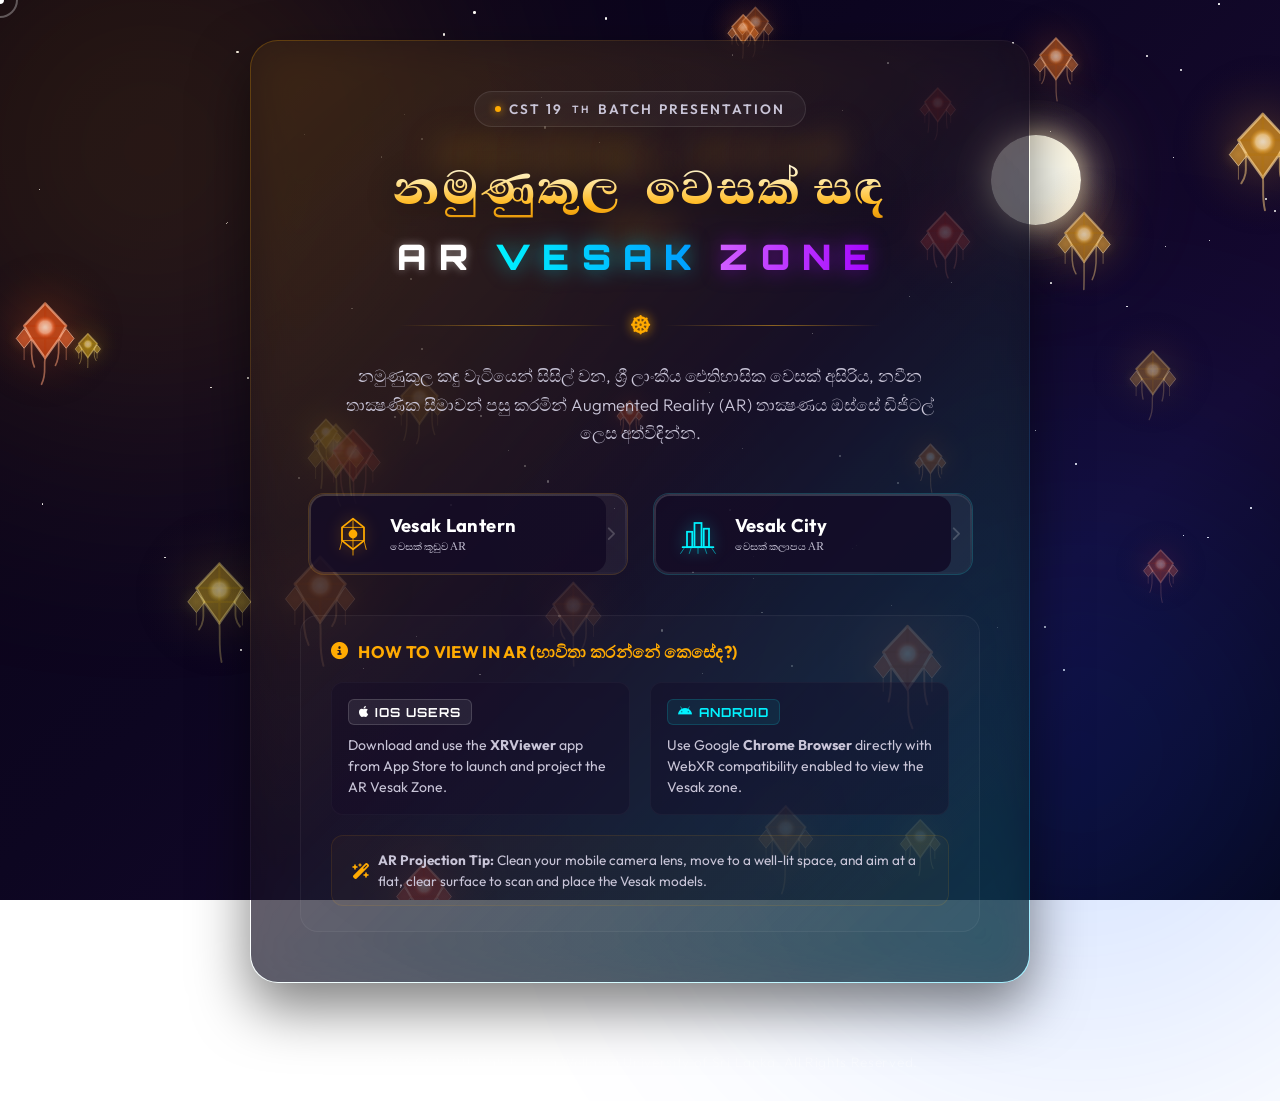
<file: index.html>
<!DOCTYPE html>
<html lang="si">

<head>
    <meta charset="UTF-8">
    <meta name="viewport" content="width=device-width, initial-scale=1.0">
    <title>Namunukula Vesak Sada | AR Vesak Zone - CST 19th Batch</title>

    <!-- SEO Meta Tags -->
    <meta name="description"
        content="Welcome to the AR Vesak Zone presented by CST 19th Batch. Experience the majestic beauty of Namunukula Vesak Sada with interactive augmented reality Vesak lanterns and digital city experiences.">
    <meta name="keywords"
        content="Vesak, AR Vesak Zone, Namunukula Vesak Sada, CST 19th Batch, Sri Lanka, Vesak Lantern, Vesak City, 3D Vesak">
    <meta name="author" content="CST 19th Batch">

    <!-- Open Graph / Facebook -->
    <meta property="og:type" content="website">
    <meta property="og:title" content="නමුණුකුල, වෙසක් සඳ | AR Vesak Zone">
    <meta property="og:description"
        content="Experience the majestic beauty of Namunukula Vesak Sada with interactive augmented reality Vesak lanterns and digital city experiences.">

    <!-- Google Fonts for premium typography -->
    <link rel="preconnect" href="https://fonts.googleapis.com">
    <link rel="preconnect" href="https://fonts.gstatic.com" crossorigin>
    <link
        href="https://fonts.googleapis.com/css2?family=Abhaya+Libre:wght@500;700;800&family=Outfit:wght@300;400;600;700&family=Orbitron:wght@500;700;900&family=Yatra+One&display=swap"
        rel="stylesheet">

    <!-- FontAwesome for icons -->
    <link rel="stylesheet" href="https://cdnjs.cloudflare.com/ajax/libs/font-awesome/6.4.0/css/all.min.css">

    <!-- Custom Stylesheet -->
    <link rel="stylesheet" href="style.css">
</head>

<body>



    <!-- Starfield and Interactive Canvas Background -->
    <div class="celestial-background">
        <div id="stars-container"></div>
        <div class="moon-glow-container">
            <div class="full-moon"></div>
            <div class="moon-beams"></div>
        </div>
        <canvas id="lanterns-canvas"></canvas>
    </div>

    <!-- Main Content Container -->
    <main class="hero-container">
        <div class="glass-card-wrapper">
            <div class="glass-card">

                <!-- Batch Tag / Sub-header -->
                <div class="tech-badge-container">
                    <span class="tech-badge">
                        <span class="badge-dot"></span>
                        CST 19<span class="superscript">th</span> Batch Presentation
                    </span>
                </div>

                <!-- Main Title: Beautiful Sinhala Font -->
                <h1 class="sinhala-title">
                    <span class="gold-gradient-text">නමුණුකුල</span>
                    <span class="sinhala-separator"></span>
                    <span class="gold-gradient-text">වෙසක් සඳ</span>
                </h1>

                <!-- Sub-title: AR Vesak Zone -->
                <div class="ar-title-wrapper">
                    <h2 class="ar-title">
                        <span class="text-white">AR</span>
                        <span class="neon-cyan-text">VESAK</span>
                        <span class="text-glow-purple">ZONE</span>
                    </h2>
                </div>

                <!-- Ornamental Divider -->
                <div class="ornamental-divider">
                    <div class="divider-line"></div>
                    <div class="divider-center">
                        <i class="fa-solid fa-dharmachakra"></i>
                    </div>
                    <div class="divider-line"></div>
                </div>

                <!-- Description / Welcome Note -->
                <p class="hero-description">
                    නමුණුකුල කඳු වැටියෙන් සිසිල් වන, ශ්‍රී ලාංකීය ඓතිහාසික වෙසක් අසිරිය, නවීන තාක්‍ෂණික සීමාවන් පසු
                    කරමින් Augmented Reality (AR) තාක්‍ෂණය ඔස්සේ ඩිජිටල් ලෙස අත්විඳින්න.
                </p>

                <!-- Navigation Action Buttons -->
                <div class="actions-container">

                    <!-- Vesak Lantern Button -->
                    <a href="https://sesandu-raj.github.io/vesak-ar/" target="_blank" rel="noopener noreferrer"
                        class="action-btn lantern-btn" id="btn-lantern">
                        <div class="btn-glow-layer"></div>
                        <div class="btn-content">
                            <span class="btn-icon">
                                <svg viewBox="0 0 100 100" class="btn-svg-lantern">
                                    <!-- A stylized traditional Sri Lankan Vesak Lantern SVG -->
                                    <path d="M 50 15 L 75 35 L 75 65 L 50 85 L 25 65 L 25 35 Z" fill="none"
                                        stroke="currentColor" stroke-width="4" stroke-linejoin="round" />
                                    <path d="M 50 15 L 50 85" fill="none" stroke="currentColor" stroke-width="2" />
                                    <path d="M 25 35 L 75 35" fill="none" stroke="currentColor" stroke-width="2" />
                                    <path d="M 25 65 L 75 65" fill="none" stroke="currentColor" stroke-width="2" />
                                    <!-- Waving streamers/tassels at bottom corners -->
                                    <path d="M 25 65 L 20 85 M 75 65 L 80 85 M 50 85 L 50 98" fill="none"
                                        stroke="currentColor" stroke-width="2" stroke-linecap="round" />
                                    <!-- Inner glowing core -->
                                    <circle cx="50" cy="50" r="10" fill="currentColor" class="glowing-core" />
                                </svg>
                            </span>
                            <div class="btn-text-area">
                                <span class="btn-main-label">Vesak Lantern</span>
                                <span class="btn-sub-label">වෙසක් කූඩුව AR</span>
                            </div>
                        </div>
                        <i class="fa-solid fa-chevron-right arrow-indicator"></i>
                    </a>

                    <!-- Vesak City Button -->
                    <a href="https://cstarvesakcity.vercel.app/" target="_blank" rel="noopener noreferrer"
                        class="action-btn city-btn" id="btn-city">
                        <div class="btn-glow-layer"></div>
                        <div class="btn-content">
                            <span class="btn-icon">
                                <svg viewBox="0 0 100 100" class="btn-svg-city">
                                    <!-- A modern glowing 3D/AR City grid & buildings icon -->
                                    <rect x="25" y="45" width="12" height="35" fill="none" stroke="currentColor"
                                        stroke-width="4" />
                                    <rect x="42" y="25" width="16" height="55" fill="none" stroke="currentColor"
                                        stroke-width="4" />
                                    <rect x="63" y="38" width="12" height="42" fill="none" stroke="currentColor"
                                        stroke-width="4" />
                                    <path d="M 15 80 L 85 80" stroke="currentColor" stroke-width="4"
                                        stroke-linecap="round" />
                                    <!-- Cyber grid perspective lines representing AR zone -->
                                    <path
                                        d="M 20 80 L 10 95 M 35 80 L 30 95 M 50 80 L 50 95 M 65 80 L 70 95 M 80 80 L 90 95"
                                        stroke="currentColor" stroke-width="2" stroke-opacity="0.6" />
                                </svg>
                            </span>
                            <div class="btn-text-area">
                                <span class="btn-main-label">Vesak City</span>
                                <span class="btn-sub-label">වෙසක් කලාපය AR</span>
                            </div>
                        </div>
                        <i class="fa-solid fa-chevron-right arrow-indicator"></i>
                    </a>

                </div>

                <!-- AR Instructions Section -->
                <div class="ar-instructions-box">
                    <h3 class="instructions-header">
                        <i class="fa-solid fa-circle-info"></i> How to View in AR (භාවිතා කරන්නේ කෙසේද?)
                    </h3>
                    <div class="instructions-grid">
                        <div class="instruction-column">
                            <span class="os-tag ios-tag"><i class="fa-brands fa-apple"></i> iOS Users</span>
                            <p>Download and use the <strong>XRViewer</strong> app from App Store to launch and project
                                the AR Vesak Zone.</p>
                        </div>
                        <div class="instruction-column">
                            <span class="os-tag android-tag"><i class="fa-brands fa-android"></i> Android</span>
                            <p>Use Google <strong>Chrome Browser</strong> directly with WebXR compatibility enabled to
                                view the Vesak zone.</p>
                        </div>
                    </div>
                    <div class="common-instructions">
                        <p>
                            <i class="fa-solid fa-wand-magic-sparkles"></i>
                            <span><strong>AR Projection Tip:</strong> Clean your mobile camera lens, move to a well-lit
                                space, and aim at a flat, clear surface to scan and place the Vesak models.</span>
                        </p>
                    </div>
                </div>

            </div>
        </div>
    </main>

    <!-- Ambient Light Rays for immersive background depth -->
    <div class="ambient-light gold-light"></div>
    <div class="ambient-light cyan-light"></div>

    <!-- Premium custom cursor container for non-touch screens -->
    <div class="custom-cursor" id="custom-cursor"></div>
    <div class="custom-cursor-follower" id="custom-cursor-follower"></div>

    <footer class="credits-footer">
        <p>© 2026 CST 19th Batch - Uva Wellassa University of Sri Lanka. All Rights Reserved.</p>
    </footer>

    <!-- Custom Script -->
    <script src="script.js"></script>
</body>

</html>
</file>
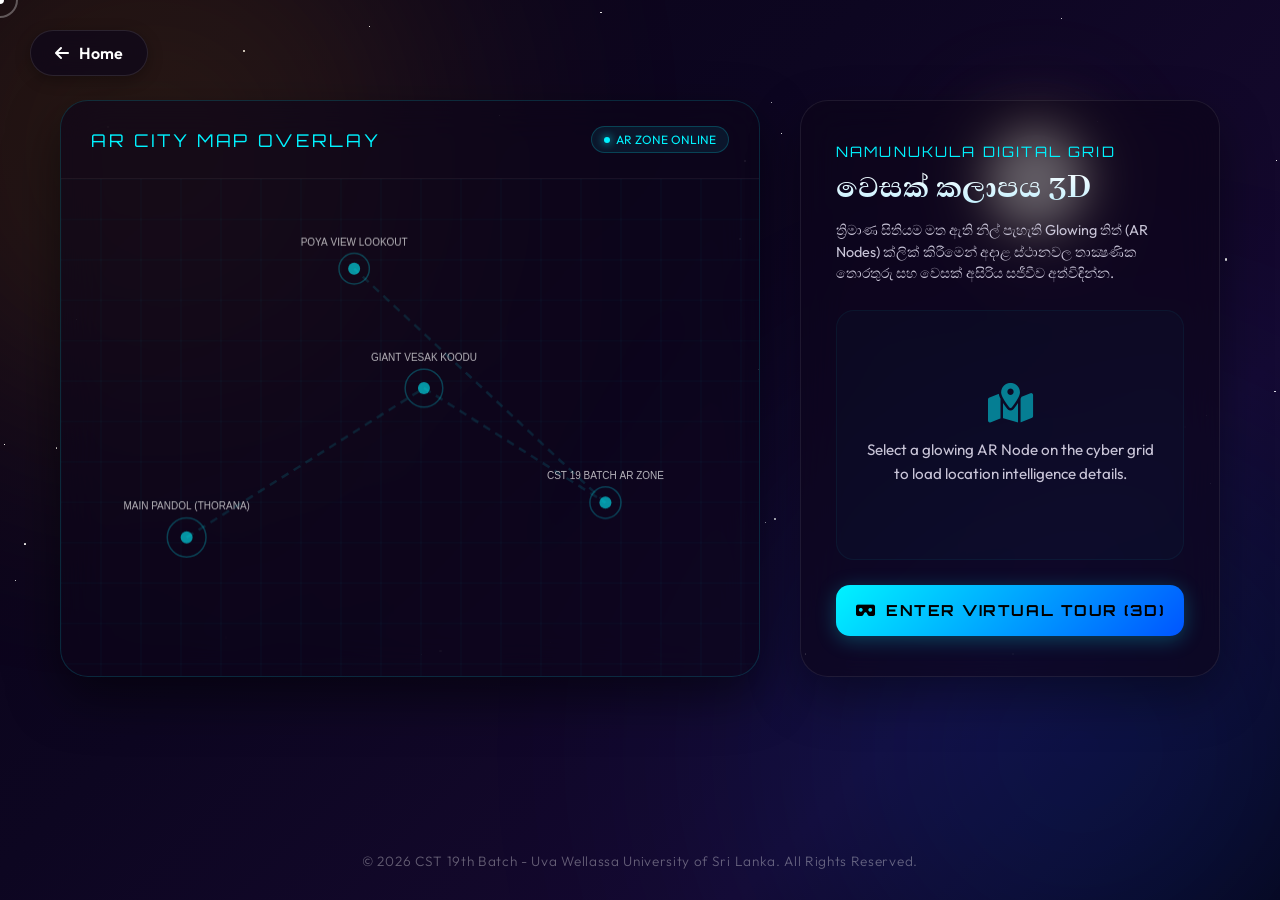
<file: city.html>
<!DOCTYPE html>
<html lang="si">
<head>
    <meta charset="UTF-8">
    <meta name="viewport" content="width=device-width, initial-scale=1.0">
    <title>Interactive Vesak City | AR Vesak Zone</title>
    
    <!-- Google Fonts -->
    <link rel="preconnect" href="https://fonts.googleapis.com">
    <link rel="preconnect" href="https://fonts.gstatic.com" crossorigin>
    <link href="https://fonts.googleapis.com/css2?family=Abhaya+Libre:wght@500;700;800&family=Outfit:wght@300;400;600;700&family=Orbitron:wght@500;700;900&display=swap" rel="stylesheet">
    
    <!-- FontAwesome for icons -->
    <link rel="stylesheet" href="https://cdnjs.cloudflare.com/ajax/libs/font-awesome/6.4.0/css/all.min.css">
    
    <link rel="stylesheet" href="style.css">
    <style>
        /* Unique styles for Vesak City page */
        .city-grid-container {
            position: relative;
            z-index: 10;
            width: 100%;
            max-width: 1200px;
            padding: 100px 20px 40px 20px;
            display: flex;
            gap: 40px;
            align-items: stretch;
            justify-content: center;
            flex-wrap: wrap;
        }

        .back-btn-container {
            position: fixed;
            top: 30px;
            left: 30px;
            z-index: 100;
        }

        .back-btn {
            background: rgba(13, 6, 26, 0.7);
            border: 1px solid rgba(255, 255, 255, 0.1);
            padding: 12px 24px;
            border-radius: 50px;
            color: #ffffff;
            font-family: var(--font-sans);
            font-weight: 600;
            text-decoration: none;
            display: inline-flex;
            align-items: center;
            gap: 10px;
            backdrop-filter: blur(10px);
            -webkit-backdrop-filter: blur(10px);
            transition: all 0.3s ease;
            box-shadow: 0 4px 15px rgba(0,0,0,0.3);
        }

        .back-btn:hover {
            transform: translateX(-5px);
            border-color: var(--color-neon-cyan);
            box-shadow: 0 0 15px rgba(0, 243, 255, 0.2);
            color: var(--color-neon-cyan);
        }

        /* 3D Map Card Area */
        .map-card {
            flex: 1.3;
            min-width: 320px;
            min-height: 500px;
            background: var(--glass-bg);
            border: 1px solid rgba(0, 243, 255, 0.15);
            border-radius: 28px;
            position: relative;
            box-shadow: 0 20px 50px rgba(0,0,0,0.5);
            backdrop-filter: blur(20px);
            -webkit-backdrop-filter: blur(20px);
            overflow: hidden;
            display: flex;
            flex-direction: column;
        }

        .map-header {
            padding: 25px 30px;
            border-bottom: 1px solid rgba(255,255,255,0.05);
            display: flex;
            justify-content: space-between;
            align-items: center;
        }

        .map-header-title {
            font-family: var(--font-tech);
            color: var(--color-neon-cyan);
            font-size: 1.1rem;
            letter-spacing: 0.15em;
            text-transform: uppercase;
        }

        .map-header-status {
            background: rgba(0, 243, 255, 0.08);
            border: 1px solid rgba(0, 243, 255, 0.2);
            padding: 5px 12px;
            border-radius: 50px;
            font-size: 0.75rem;
            color: var(--color-neon-cyan);
            display: flex;
            align-items: center;
            gap: 6px;
        }

        .pulse-circle {
            width: 6px;
            height: 6px;
            background-color: var(--color-neon-cyan);
            border-radius: 50%;
            display: inline-block;
            box-shadow: 0 0 8px var(--color-neon-cyan);
            animation: pulseCyan 1.5s infinite ease-in-out;
        }

        @keyframes pulseCyan {
            0%, 100% { opacity: 0.4; }
            50% { opacity: 1; }
        }

        /* Map Interactive Body */
        .map-body {
            flex-grow: 1;
            position: relative;
            cursor: grab;
        }

        .map-body:active {
            cursor: grabbing;
        }

        #cyber-map-canvas {
            width: 100%;
            height: 100%;
            display: block;
        }

        /* Information Details Sidebar */
        .sidebar-card {
            flex: 0.7;
            min-width: 320px;
            max-width: 420px;
            background: var(--glass-bg);
            border: 1px solid rgba(255, 255, 255, 0.08);
            border-radius: 28px;
            padding: 40px 35px;
            box-shadow: 0 20px 50px rgba(0,0,0,0.4);
            backdrop-filter: blur(20px);
            -webkit-backdrop-filter: blur(20px);
            display: flex;
            flex-direction: column;
            justify-content: space-between;
        }

        .sidebar-title-group {
            margin-bottom: 25px;
        }

        .sidebar-subtitle {
            font-family: var(--font-tech);
            color: var(--color-neon-cyan);
            font-size: 0.9rem;
            letter-spacing: 0.15em;
            text-transform: uppercase;
        }

        .sidebar-title {
            font-family: var(--font-sinhala);
            font-size: 2.3rem;
            font-weight: 700;
            margin-top: 5px;
            background: linear-gradient(180deg, #fff, #bcefff);
            -webkit-background-clip: text;
            -webkit-text-fill-color: transparent;
        }

        /* Selected Node Details Display */
        .details-container {
            background: rgba(0, 243, 255, 0.02);
            border: 1px solid rgba(0, 243, 255, 0.05);
            border-radius: 18px;
            padding: 25px;
            flex-grow: 1;
            display: flex;
            flex-direction: column;
            justify-content: center;
            position: relative;
            min-height: 250px;
        }

        .details-empty-state {
            text-align: center;
            color: var(--text-secondary);
            font-size: 0.95rem;
            line-height: 1.6;
        }

        .details-empty-state i {
            font-size: 2.5rem;
            color: var(--color-neon-cyan);
            margin-bottom: 15px;
            opacity: 0.5;
            animation: bounceIcon 2s infinite ease-in-out;
        }

        @keyframes bounceIcon {
            0%, 100% { transform: translateY(0); }
            50% { transform: translateY(-8px); }
        }

        .details-content {
            display: none;
            animation: fadeInDetails 0.5s ease forwards;
        }

        @keyframes fadeInDetails {
            from { opacity: 0; transform: translateY(10px); }
            to { opacity: 1; transform: translateY(0); }
        }

        .details-location-label {
            font-family: var(--font-tech);
            color: var(--color-neon-cyan);
            font-size: 0.8rem;
            letter-spacing: 0.1em;
            text-transform: uppercase;
            margin-bottom: 5px;
        }

        .details-location-title {
            font-family: var(--font-sinhala);
            font-size: 1.8rem;
            font-weight: 700;
            color: #ffffff;
            margin-bottom: 12px;
        }

        .details-location-desc {
            color: var(--text-secondary);
            font-size: 0.9rem;
            line-height: 1.6;
            margin-bottom: 20px;
        }

        .details-stat-grid {
            display: grid;
            grid-template-columns: repeat(2, 1fr);
            gap: 12px;
            margin-top: 15px;
        }

        .stat-item {
            background: rgba(255,255,255,0.03);
            border: 1px solid rgba(255,255,255,0.05);
            border-radius: 10px;
            padding: 10px 12px;
        }

        .stat-label {
            font-size: 0.7rem;
            color: var(--text-secondary);
            text-transform: uppercase;
            letter-spacing: 0.05em;
        }

        .stat-val {
            font-family: var(--font-sans);
            font-weight: 700;
            font-size: 0.85rem;
            color: var(--color-neon-cyan);
            margin-top: 3px;
        }

        /* 3D view city button */
        .enter-city-btn {
            width: 100%;
            background: linear-gradient(135deg, var(--color-neon-cyan) 0%, var(--color-electric-blue) 100%);
            border: none;
            border-radius: 14px;
            padding: 16px;
            color: #000;
            font-family: var(--font-tech);
            font-weight: 700;
            font-size: 0.95rem;
            letter-spacing: 0.1em;
            margin-top: 25px;
            transition: all 0.3s ease;
            box-shadow: 0 4px 20px rgba(0, 243, 255, 0.25);
            display: flex;
            align-items: center;
            justify-content: center;
            gap: 10px;
        }

        .enter-city-btn:hover {
            transform: translateY(-3px);
            box-shadow: 0 8px 30px rgba(0, 243, 255, 0.45);
            filter: brightness(1.1);
        }

        @media (max-width: 968px) {
            .city-grid-container {
                padding-top: 90px;
                flex-direction: column;
            }
            .map-card {
                min-height: 400px;
                max-width: 100%;
                width: 100%;
            }
            .sidebar-card {
                max-width: 100%;
                width: 100%;
            }
        }
    </style>
</head>
<body>

    <!-- Back Navigation Button -->
    <div class="back-btn-container">
        <a href="index.html" class="back-btn">
            <i class="fas fa-arrow-left"></i>
            <span>Home</span>
        </a>
    </div>

    <!-- Celestial Stars and Background -->
    <div class="celestial-background">
        <div id="stars-container"></div>
        <div class="moon-glow-container">
            <div class="full-moon"></div>
            <div class="moon-beams"></div>
        </div>
    </div>

    <!-- Subpage Main Content -->
    <div class="city-grid-container">
        
        <!-- Left Panel: Interactive 3D/AR Map canvas -->
        <div class="map-card">
            <div class="map-header">
                <span class="map-header-title">AR City Map Overlay</span>
                <div class="map-header-status">
                    <span class="pulse-circle"></span>
                    <span>AR ZONE ONLINE</span>
                </div>
            </div>
            
            <div class="map-body">
                <canvas id="cyber-map-canvas"></canvas>
            </div>
        </div>

        <!-- Right Panel: Information & Location Details Sidebar -->
        <div class="sidebar-card">
            
            <div class="sidebar-title-group">
                <span class="sidebar-subtitle">Namunukula Digital Grid</span>
                <h2 class="sidebar-title">වෙසක් කලාපය 3D</h2>
                <p style="font-size: 0.9rem; color: var(--text-secondary); line-height: 1.5; margin-top:10px;">
                    ත්‍රිමාණ සිතියම මත ඇති නිල් පැහැති Glowing තිත් (AR Nodes) ක්ලික් කිරීමෙන් අදාළ ස්ථානවල තාක්‍ෂණික තොරතුරු සහ වෙසක් අසිරිය සජීවීව අත්විඳින්න.
                </p>
            </div>

            <!-- Context Details Wrapper -->
            <div class="details-container">
                
                <!-- State 1: Empty state (No node selected) -->
                <div class="details-empty-state" id="empty-details">
                    <i class="fa-solid fa-map-location-dot"></i>
                    <p>Select a glowing AR Node on the cyber grid to load location intelligence details.</p>
                </div>

                <!-- State 2: Content loaded (Dynamic via script) -->
                <div class="details-content" id="active-details">
                    <div class="details-location-label" id="det-node-id">NODE :: AR_01</div>
                    <h3 class="details-location-title" id="det-title">Entrance Thorana</h3>
                    <p class="details-location-desc" id="det-desc">
                        නමුණුකුල වෙසක් කලාපයේ ආරම්භය සනිටුහන් කරන, උසින් අඩි 50ක් වූ දැවැන්ත ඩිජිටල් තොරණකි. මෙය CST 19 වන කණ්ඩායම විසින් AR තාක්‍ෂණයෙන් සක්‍රීය කර ඇත.
                    </p>
                    
                    <div class="details-stat-grid">
                        <div class="stat-item">
                            <span class="stat-label">AR Assets</span>
                            <div class="stat-val" id="det-assets">12 Objects</div>
                        </div>
                        <div class="stat-item">
                            <span class="stat-label">Tech Layer</span>
                            <div class="stat-val" id="det-tech">WebGL / LiDAR</div>
                        </div>
                        <div class="stat-item">
                            <span class="stat-label">Visitor Count</span>
                            <div class="stat-val" id="det-visitors">14.2K Scans</div>
                        </div>
                        <div class="stat-item">
                            <span class="stat-label">Interactive</span>
                            <div class="stat-val" id="det-interactive">Sound / Lights</div>
                        </div>
                    </div>
                </div>

            </div>

            <!-- Simulation Trigger -->
            <button class="enter-city-btn" onclick="alert('Entering fully immersive 3D WebGL WebXR simulation...');">
                <i class="fa-solid fa-vr-cardboard"></i>
                <span>ENTER VIRTUAL TOUR (3D)</span>
            </button>

        </div>

    </div>

    <!-- Ambient light rays -->
    <div class="ambient-light gold-light"></div>
    <div class="ambient-light cyan-light"></div>

    <!-- Custom Cursor -->
    <div class="custom-cursor" id="custom-cursor"></div>
    <div class="custom-cursor-follower" id="custom-cursor-follower"></div>

    <footer class="credits-footer">
        <p>© 2026 CST 19th Batch - Uva Wellassa University of Sri Lanka. All Rights Reserved.</p>
    </footer>

    <!-- Scripts -->
    <script src="script.js"></script>
    <script>
        // Interactive Vector-Grid Cyber Map on Canvas
        const mapCanvas = document.getElementById('cyber-map-canvas');
        if (mapCanvas) {
            const ctx = mapCanvas.getContext('2d');
            
            let canvasWidth, canvasHeight;
            
            function resizeMap() {
                const rect = mapCanvas.parentElement.getBoundingClientRect();
                canvasWidth = rect.width;
                canvasHeight = rect.height;
                mapCanvas.width = canvasWidth;
                mapCanvas.height = canvasHeight;
            }
            resizeMap();
            window.addEventListener('resize', resizeMap);
            
            // Map Database (Interactive Points of Interest in Namunukula Vesak Zone)
            const mapNodes = [
                {
                    id: "AR_01",
                    title: "නමුණුකුල ප්‍රධාන ඩිජිටල් තොරණ",
                    label: "MAIN PANDOL (THORANA)",
                    x: 0.18, // Normalized Coordinates
                    y: 0.72,
                    assets: "18 Models",
                    tech: "LiDAR / Polycam",
                    visitors: "8,920 Scans",
                    interactive: "Light Control",
                    desc: "නමුණුකුල වෙසක් කලාපයේ පිවිසුම් දොරටුව සරසන දැවැන්ත ඩිජිටල් තොරණකි. මෙය traditional ශ්‍රී ලාංකීය කැටයම් සමඟ modern ත්‍රිමාණ සජීවීකරණයන්ගෙන් සමන්විතය."
                },
                {
                    id: "AR_02",
                    title: "මහා පහන් කූඩු ප්‍රදර්ශනය",
                    label: "GIANT VESAK KOODU",
                    x: 0.52,
                    y: 0.42,
                    assets: "24 Shaders",
                    tech: "ThreeJS / Custom Canvas",
                    visitors: "14,350 Scans",
                    interactive: "Theme Selector",
                    desc: "කලාපය මධ්‍යයේ ඇති සුවිශාල කැරකෙන ප්‍රධාන වෙසක් පහන් කූඩුව සහ ඒ වටා ඇති කුඩා වෙසක් කූඩු 108 කින් යුත් සුවිශේෂී ආලෝක සංදර්ශනයකි."
                },
                {
                    id: "AR_03",
                    title: "CST 19 වන කණ්ඩායම් AR කුටිය",
                    label: "CST 19 BATCH AR ZONE",
                    x: 0.78,
                    y: 0.65,
                    assets: "52 AR Overlays",
                    tech: "8th Wall / WebXR",
                    visitors: "21,050 Scans",
                    interactive: "Virtual Reality Camera",
                    desc: "කලාපයට පැමිණෙන ඕනෑම අයෙකුට තම ජංගම දුරකථනයෙන් QR කේත ස්කෑන් කර, CST 19 කණ්ඩායම විසින් සකසන ලද ත්‍රිමාණ වෙසක් සිතුවම් සහ සුභපැතුම් කාඩ්පත් සජීවීව අත්විඳිය හැකි කලාපයයි."
                },
                {
                    id: "AR_04",
                    title: "නමුණුකුල පෝය කඳු මුදුන නැරඹුම් කලාපය",
                    label: "POYA VIEW LOOKOUT",
                    x: 0.42,
                    y: 0.18,
                    assets: "Skybox Overlay",
                    tech: "Panoramic 8K / WebGL",
                    visitors: "4,210 Scans",
                    interactive: "Camera Tilt",
                    desc: "නමුණුකුල කන්ද මුදුනේ සිට පෝය දින වෙසක් හඳ සහ මුළු පළාතම ආලෝකයෙන් බැබළෙන ආකාරය අංශක 360ක පරිදර්ශන ඡායාරූප (Panoramic views) ඔස්සේ නැරඹිය හැකි කලාපයකි."
                }
            ];

            let selectedNode = null;
            let hoveredNode = null;
            
            // Camera Pan settings for dragging effect
            let cameraX = 0;
            let cameraY = 0;
            let isPanning = false;
            let startPanX = 0;
            let startPanY = 0;

            mapCanvas.addEventListener('mousedown', (e) => {
                isPanning = true;
                const rect = mapCanvas.getBoundingClientRect();
                startPanX = e.clientX - rect.left - cameraX;
                startPanY = e.clientY - rect.top - cameraY;
            });

            window.addEventListener('mouseup', () => {
                isPanning = false;
            });

            mapCanvas.addEventListener('mousemove', (e) => {
                const rect = mapCanvas.getBoundingClientRect();
                const mouseCanvasX = e.clientX - rect.left;
                const mouseCanvasY = e.clientY - rect.top;

                if (isPanning) {
                    cameraX = mouseCanvasX - startPanX;
                    cameraY = mouseCanvasY - startPanY;
                    
                    // Constrain panning to sensible limits
                    cameraX = Math.min(Math.max(-canvasWidth * 0.5, cameraX), canvasWidth * 0.5);
                    cameraY = Math.min(Math.max(-canvasHeight * 0.5, cameraY), canvasHeight * 0.5);
                } else {
                    // Check if mouse is hovering over any AR Nodes
                    let found = null;
                    mapNodes.forEach(node => {
                        const px = node.x * canvasWidth + cameraX;
                        const py = node.y * canvasHeight + cameraY;
                        
                        const dx = mouseCanvasX - px;
                        const dy = mouseCanvasY - py;
                        const dist = Math.sqrt(dx*dx + dy*dy);
                        
                        if (dist < 18) {
                            found = node;
                        }
                    });
                    hoveredNode = found;
                }
            });

            mapCanvas.addEventListener('click', (e) => {
                if (isPanning && Math.abs(e.clientX - rect.left - cameraX - startPanX) > 5) return; // Ignore drag clicks
                
                const rect = mapCanvas.getBoundingClientRect();
                const clickX = e.clientX - rect.left;
                const clickY = e.clientY - rect.top;

                let clickedNode = null;
                mapNodes.forEach(node => {
                    const px = node.x * canvasWidth + cameraX;
                    const py = node.y * canvasHeight + cameraY;
                    
                    const dx = clickX - px;
                    const dy = clickY - py;
                    const dist = Math.sqrt(dx*dx + dy*dy);
                    
                    if (dist < 18) {
                        clickedNode = node;
                    }
                });

                if (clickedNode) {
                    selectNode(clickedNode);
                }
            });

            // UI Interaction triggers
            const emptyDetailsEl = document.getElementById('empty-details');
            const activeDetailsEl = document.getElementById('active-details');
            
            const detNodeId = document.getElementById('det-node-id');
            const detTitle = document.getElementById('det-title');
            const detDesc = document.getElementById('det-desc');
            const detAssets = document.getElementById('det-assets');
            const detTech = document.getElementById('det-tech');
            const detVisitors = document.getElementById('det-visitors');
            const detInteractive = document.getElementById('det-interactive');

            function selectNode(node) {
                selectedNode = node;
                
                emptyDetailsEl.style.display = 'none';
                activeDetailsEl.style.display = 'block';
                
                detNodeId.textContent = `NODE :: ${node.id}`;
                detTitle.textContent = node.title;
                detDesc.textContent = node.desc;
                detAssets.textContent = node.assets;
                detTech.textContent = node.tech;
                detVisitors.textContent = node.visitors;
                detInteractive.textContent = node.interactive;
            }

            // Map Rendering Loop
            let frame = 0;
            function renderMap() {
                frame++;
                ctx.clearRect(0, 0, canvasWidth, canvasHeight);
                
                // 1. Draw glowing background grid (Perspective / Sci-Fi layout)
                ctx.strokeStyle = 'rgba(0, 243, 255, 0.04)';
                ctx.lineWidth = 1;
                
                const gridSpacing = 40;
                const offsetX = cameraX % gridSpacing;
                const offsetY = cameraY % gridSpacing;
                
                for (let x = offsetX; x < canvasWidth; x += gridSpacing) {
                    ctx.beginPath();
                    ctx.moveTo(x, 0);
                    ctx.lineTo(x, canvasHeight);
                    ctx.stroke();
                }
                
                for (let y = offsetY; y < canvasHeight; y += gridSpacing) {
                    ctx.beginPath();
                    ctx.moveTo(0, y);
                    ctx.lineTo(canvasWidth, y);
                    ctx.stroke();
                }
                
                // 2. Draw cyber road network grid linking Namunukula mountains
                ctx.save();
                ctx.strokeStyle = 'rgba(0, 243, 255, 0.12)';
                ctx.lineWidth = 2.5;
                ctx.setLineDash([8, 6]);
                
                ctx.beginPath();
                // Draw connecting roads between the nodes
                for (let i = 0; i < mapNodes.length - 1; i++) {
                    const n1 = mapNodes[i];
                    const n2 = mapNodes[i+1];
                    ctx.moveTo(n1.x * canvasWidth + cameraX, n1.y * canvasHeight + cameraY);
                    ctx.lineTo(n2.x * canvasWidth + cameraX, n2.y * canvasHeight + cameraY);
                }
                ctx.stroke();
                ctx.restore();
                
                // 3. Render all interactive AR Map Nodes
                mapNodes.forEach(node => {
                    const px = node.x * canvasWidth + cameraX;
                    const py = node.y * canvasHeight + cameraY;
                    
                    const isSelected = selectedNode && selectedNode.id === node.id;
                    const isHovered = hoveredNode && hoveredNode.id === node.id;
                    
                    // Draw outer pulsing concentric ring
                    const pulseRadius = 18 + Math.sin(frame * 0.08 + node.x * 100) * 4;
                    ctx.strokeStyle = isSelected 
                        ? 'rgba(0, 243, 255, 0.9)' 
                        : (isHovered ? 'rgba(0, 243, 255, 0.7)' : 'rgba(0, 243, 255, 0.25)');
                    
                    ctx.lineWidth = isSelected ? 2.5 : 1.5;
                    ctx.beginPath();
                    ctx.arc(px, py, pulseRadius, 0, Math.PI * 2);
                    ctx.stroke();
                    
                    // Draw glowing center dot
                    ctx.fillStyle = isSelected 
                        ? '#ffffff' 
                        : (isHovered ? 'var(--color-neon-cyan)' : 'rgba(0, 243, 255, 0.6)');
                    
                    ctx.shadowColor = 'var(--color-neon-cyan)';
                    ctx.shadowBlur = isSelected || isHovered ? 18 : 6;
                    
                    ctx.beginPath();
                    ctx.arc(px, py, isSelected ? 8 : 6, 0, Math.PI * 2);
                    ctx.fill();
                    
                    ctx.shadowBlur = 0; // Reset shadow for other parts
                    
                    // Draw node label tags
                    ctx.fillStyle = isSelected ? '#ffffff' : 'rgba(255,255,255,0.7)';
                    ctx.font = '500 10px var(--font-tech)';
                    ctx.textAlign = 'center';
                    ctx.fillText(node.label, px, py - pulseRadius - 8);
                });
                
                requestAnimationFrame(renderMap);
            }
            renderMap();
        }
    </script>
</body>
</html>
</file>
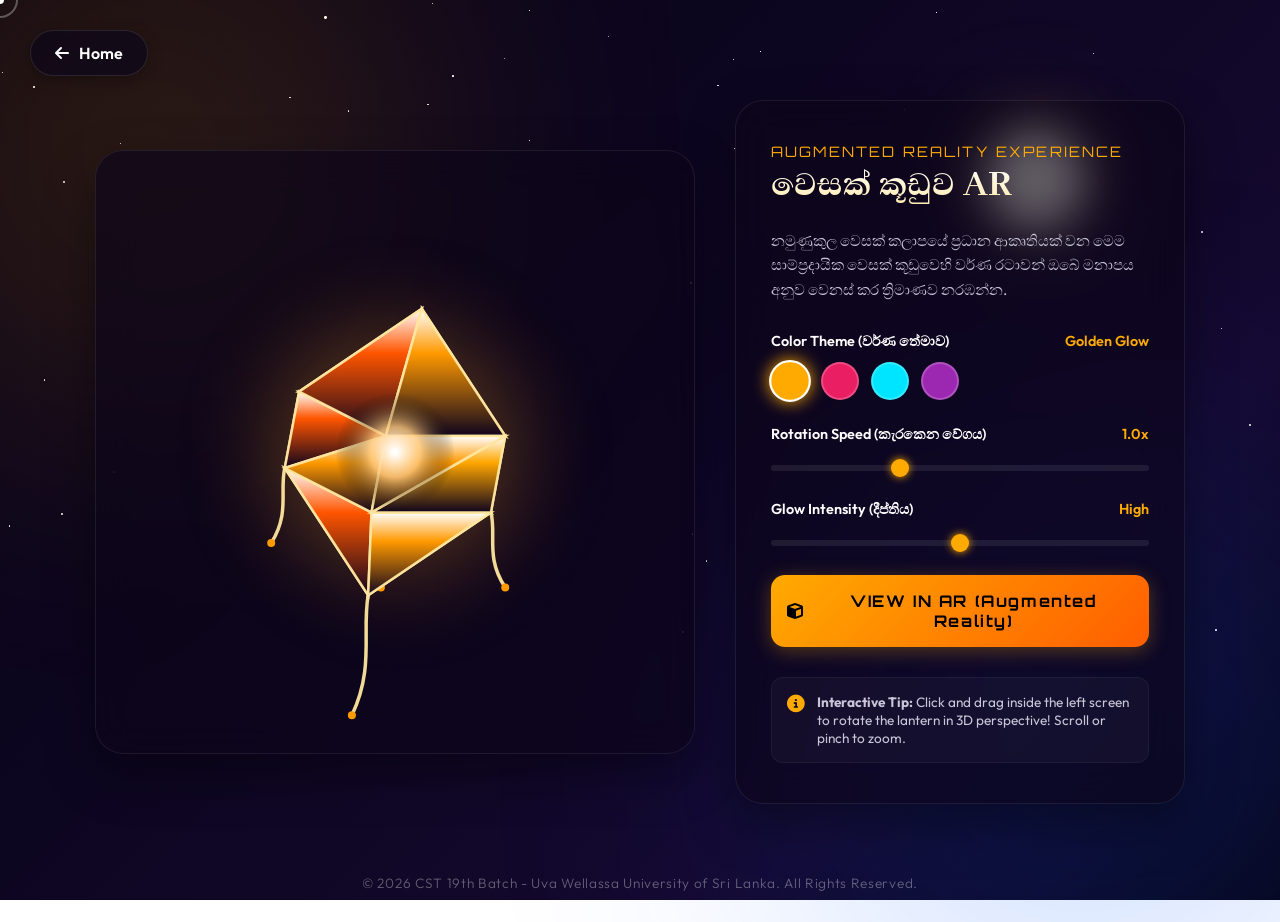
<file: lantern.html>
<!DOCTYPE html>
<html lang="si">
<head>
    <meta charset="UTF-8">
    <meta name="viewport" content="width=device-width, initial-scale=1.0">
    <title>Interactive Vesak Lantern | AR Vesak Zone</title>
    
    <!-- Google Fonts -->
    <link rel="preconnect" href="https://fonts.googleapis.com">
    <link rel="preconnect" href="https://fonts.gstatic.com" crossorigin>
    <link href="https://fonts.googleapis.com/css2?family=Abhaya+Libre:wght@500;700;800&family=Outfit:wght@300;400;600;700&family=Orbitron:wght@500;700;900&display=swap" rel="stylesheet">
    
    <!-- FontAwesome for icons -->
    <link rel="stylesheet" href="https://cdnjs.cloudflare.com/ajax/libs/font-awesome/6.4.0/css/all.min.css">
    
    <link rel="stylesheet" href="style.css">
    <style>
        /* Additional sub-page styles to avoid cluttering main style.css */
        .subpage-container {
            position: relative;
            z-index: 10;
            width: 100%;
            max-width: 1200px;
            padding: 100px 20px 40px 20px;
            display: flex;
            gap: 40px;
            align-items: center;
            justify-content: center;
            flex-wrap: wrap;
        }

        .back-btn-container {
            position: fixed;
            top: 30px;
            left: 30px;
            z-index: 100;
        }

        .back-btn {
            background: rgba(13, 6, 26, 0.7);
            border: 1px solid rgba(255, 255, 255, 0.1);
            padding: 12px 24px;
            border-radius: 50px;
            color: #ffffff;
            font-family: var(--font-sans);
            font-weight: 600;
            text-decoration: none;
            display: inline-flex;
            align-items: center;
            gap: 10px;
            backdrop-filter: blur(10px);
            -webkit-backdrop-filter: blur(10px);
            transition: all 0.3s ease;
            box-shadow: 0 4px 15px rgba(0,0,0,0.3);
        }

        .back-btn:hover {
            transform: translateX(-5px);
            border-color: var(--color-amber-gold);
            box-shadow: 0 0 15px rgba(255, 170, 0, 0.2);
            color: var(--color-amber-gold);
        }

        /* 3D Lantern Viewer Panel */
        .viewer-card {
            flex: 1.2;
            min-width: 320px;
            max-width: 600px;
            aspect-ratio: 1;
            background: var(--glass-bg);
            border: 1px solid rgba(255, 255, 255, 0.08);
            border-radius: 28px;
            padding: 20px;
            display: flex;
            justify-content: center;
            align-items: center;
            position: relative;
            box-shadow: 0 20px 50px rgba(0,0,0,0.4);
            backdrop-filter: blur(20px);
            -webkit-backdrop-filter: blur(20px);
        }

        #3d-lantern-canvas {
            width: 100%;
            height: 100%;
            border-radius: 20px;
        }

        /* Controls Panel */
        .controls-card {
            flex: 0.8;
            min-width: 320px;
            max-width: 450px;
            background: var(--glass-bg);
            border: 1px solid rgba(255, 255, 255, 0.08);
            border-radius: 28px;
            padding: 40px 35px;
            box-shadow: 0 20px 50px rgba(0,0,0,0.4);
            backdrop-filter: blur(20px);
            -webkit-backdrop-filter: blur(20px);
        }

        .section-subtitle {
            font-family: var(--font-tech);
            color: var(--color-amber-gold);
            font-size: 0.9rem;
            letter-spacing: 0.15em;
            text-transform: uppercase;
            margin-bottom: 10px;
        }

        .section-title {
            font-family: var(--font-sinhala);
            font-size: 2.5rem;
            font-weight: 700;
            margin-bottom: 20px;
            background: linear-gradient(180deg, #fff, #ffeaa8);
            -webkit-background-clip: text;
            -webkit-text-fill-color: transparent;
        }

        .controls-description {
            color: var(--text-secondary);
            font-size: 0.95rem;
            line-height: 1.6;
            margin-bottom: 30px;
        }

        .control-group {
            margin-bottom: 25px;
        }

        .control-label {
            font-family: var(--font-sans);
            font-weight: 600;
            font-size: 0.9rem;
            color: #ffffff;
            margin-bottom: 12px;
            display: flex;
            justify-content: space-between;
        }

        .control-label span:nth-child(2) {
            color: var(--color-amber-gold);
        }

        /* Interactive color picker options */
        .color-options {
            display: flex;
            gap: 12px;
        }

        .color-bubble {
            width: 38px;
            height: 38px;
            border-radius: 50%;
            border: 2px solid rgba(255,255,255,0.2);
            cursor: pointer;
            transition: all 0.3s cubic-bezier(0.175, 0.885, 0.32, 1.275);
            position: relative;
        }

        .color-bubble:hover {
            transform: scale(1.15);
            border-color: #fff;
        }

        .color-bubble.active {
            border-color: #fff;
            transform: scale(1.1);
            box-shadow: 0 0 15px currentColor;
        }

        /* Sliders */
        .slider-input {
            width: 100%;
            -webkit-appearance: none;
            background: rgba(255,255,255,0.08);
            height: 6px;
            border-radius: 5px;
            outline: none;
            transition: background 0.3s;
        }

        .slider-input::-webkit-slider-thumb {
            -webkit-appearance: none;
            appearance: none;
            width: 18px;
            height: 18px;
            border-radius: 50%;
            background: var(--color-amber-gold);
            cursor: pointer;
            box-shadow: 0 0 8px var(--color-amber-gold);
            transition: transform 0.1s;
        }

        .slider-input::-webkit-slider-thumb:hover {
            transform: scale(1.2);
        }

        /* Quick Info Box */
        .info-box {
            background: rgba(255, 255, 255, 0.03);
            border: 1px solid rgba(255, 255, 255, 0.05);
            border-radius: 12px;
            padding: 15px;
            margin-top: 30px;
            font-size: 0.85rem;
            color: var(--text-secondary);
            display: flex;
            gap: 12px;
            align-items: flex-start;
        }

        .info-box i {
            color: var(--color-amber-gold);
            font-size: 1.1rem;
            margin-top: 2px;
        }

        .ar-trigger-btn {
            width: 100%;
            background: linear-gradient(135deg, var(--color-amber-gold) 0%, var(--color-warm-orange) 100%);
            border: none;
            border-radius: 14px;
            padding: 16px;
            color: #000;
            font-family: var(--font-tech);
            font-weight: 700;
            font-size: 1rem;
            letter-spacing: 0.1em;
            margin-top: 10px;
            transition: all 0.3s ease;
            box-shadow: 0 4px 20px rgba(255, 170, 0, 0.3);
            display: flex;
            align-items: center;
            justify-content: center;
            gap: 10px;
        }

        .ar-trigger-btn:hover {
            transform: translateY(-3px);
            box-shadow: 0 8px 30px rgba(255, 170, 0, 0.5);
            filter: brightness(1.1);
        }

        /* Modal styling for AR Scan */
        .ar-modal {
            position: fixed;
            top: 0;
            left: 0;
            width: 100%;
            height: 100%;
            z-index: 1000;
            background: rgba(8, 3, 20, 0.85);
            backdrop-filter: blur(15px);
            display: none;
            align-items: center;
            justify-content: center;
            opacity: 0;
            transition: opacity 0.4s ease;
        }

        .ar-modal.active {
            display: flex;
            opacity: 1;
        }

        .ar-modal-card {
            background: rgba(18, 9, 36, 0.95);
            border: 1px solid rgba(255, 170, 0, 0.3);
            border-radius: 28px;
            max-width: 420px;
            width: 90%;
            padding: 40px 30px;
            text-align: center;
            box-shadow: 0 30px 60px rgba(0,0,0,0.6);
            transform: scale(0.9);
            transition: transform 0.4s cubic-bezier(0.175, 0.885, 0.32, 1.275);
        }

        .ar-modal.active .ar-modal-card {
            transform: scale(1);
        }

        .qr-placeholder {
            width: 220px;
            height: 220px;
            background: #fff;
            border-radius: 16px;
            margin: 25px auto;
            padding: 15px;
            display: flex;
            justify-content: center;
            align-items: center;
            box-shadow: 0 0 20px rgba(255, 170, 0, 0.2);
            position: relative;
        }

        .qr-placeholder img {
            width: 100%;
            height: 100%;
        }

        .qr-glow {
            position: absolute;
            top: 0;
            left: 0;
            width: 100%;
            height: 100%;
            border-radius: 16px;
            box-shadow: 0 0 30px rgba(255, 170, 0, 0.25);
            pointer-events: none;
        }

        .close-modal-btn {
            background: rgba(255,255,255,0.06);
            border: 1px solid rgba(255,255,255,0.1);
            color: #fff;
            border-radius: 10px;
            padding: 10px 20px;
            margin-top: 15px;
            font-family: var(--font-sans);
            font-weight: 600;
            cursor: pointer;
            transition: all 0.3s;
        }

        .close-modal-btn:hover {
            background: rgba(255,255,255,0.15);
            border-color: #fff;
        }

        @media (max-width: 968px) {
            .subpage-container {
                padding-top: 90px;
                flex-direction: column;
            }
            .viewer-card {
                max-width: 100%;
                width: 100%;
                aspect-ratio: 1.1;
            }
            .controls-card {
                max-width: 100%;
                width: 100%;
            }
        }
    </style>
</head>
<body>

    <!-- Back Navigation Button -->
    <div class="back-btn-container">
        <a href="index.html" class="back-btn">
            <i class="fas fa-arrow-left"></i>
            <span>Home</span>
        </a>
    </div>

    <!-- Celestial Stars and Background -->
    <div class="celestial-background">
        <div id="stars-container"></div>
        <div class="moon-glow-container">
            <div class="full-moon"></div>
            <div class="moon-beams"></div>
        </div>
    </div>

    <!-- Subpage Main Content -->
    <div class="subpage-container">
        
        <!-- Left Panel: Interactive 3D Canvas -->
        <div class="viewer-card">
            <canvas id="3d-lantern-canvas"></canvas>
        </div>

        <!-- Right Panel: Interactive Controllers -->
        <div class="controls-card">
            <span class="section-subtitle">Augmented Reality Experience</span>
            <h2 class="section-title">වෙසක් කූඩුව AR</h2>
            
            <p class="controls-description">
                නමුණුකුල වෙසක් කලාපයේ ප්‍රධාන ආකෘතියක් වන මෙම සාම්ප්‍රදායික වෙසක් කූඩුවෙහි වර්ණ රටාවන් ඔබේ මනාපය අනුව වෙනස් කර ත්‍රිමාණව නරඹන්න.
            </p>

            <!-- Controller 1: Color Themes -->
            <div class="control-group">
                <div class="control-label">
                    <span>Color Theme (වර්ණ තේමාව)</span>
                    <span id="theme-display-label">Golden Glow</span>
                </div>
                <div class="color-options">
                    <div class="color-bubble active" style="background: #ffaa00; color: #ffaa00;" data-theme="golden" title="Golden Glow"></div>
                    <div class="color-bubble" style="background: #e91e63; color: #e91e63;" data-theme="aurora" title="Aurora Crimson"></div>
                    <div class="color-bubble" style="background: #00e5ff; color: #00e5ff;" data-theme="cyber" title="Cyber Cyan"></div>
                    <div class="color-bubble" style="background: #9c27b0; color: #9c27b0;" data-theme="cosmic" title="Cosmic Violet"></div>
                </div>
            </div>

            <!-- Controller 2: Rotation Speed -->
            <div class="control-group">
                <div class="control-label">
                    <span>Rotation Speed (කැරකෙන වේගය)</span>
                    <span id="speed-val">1.0x</span>
                </div>
                <input type="range" min="0" max="30" value="10" class="slider-input" id="rotation-speed-slider">
            </div>

            <!-- Controller 3: Glow Intensity -->
            <div class="control-group">
                <div class="control-label">
                    <span>Glow Intensity (දීප්තිය)</span>
                    <span id="glow-val">High</span>
                </div>
                <input type="range" min="2" max="8" value="5" class="slider-input" id="glow-intensity-slider">
            </div>

            <!-- Interactive AR Trigger Button -->
            <button class="ar-trigger-btn" id="ar-modal-btn">
                <i class="fas fa-cube"></i>
                <span>VIEW IN AR (Augmented Reality)</span>
            </button>

            <!-- Info Box -->
            <div class="info-box">
                <i class="fas fa-info-circle"></i>
                <div>
                    <strong>Interactive Tip:</strong> Click and drag inside the left screen to rotate the lantern in 3D perspective! Scroll or pinch to zoom.
                </div>
            </div>

        </div>

    </div>

    <!-- AR QR Scanner Modal -->
    <div class="ar-modal" id="ar-modal">
        <div class="ar-modal-card">
            <span class="section-subtitle">AR Projection</span>
            <h3 class="section-title" style="font-size: 1.8rem; margin-top:5px;">Scan to View in AR</h3>
            <p style="font-size: 0.9rem; color: var(--text-secondary); line-height: 1.5;">
                Scan this QR code with your mobile camera or AR scanner to project the custom glowing Vesak Lantern directly into your room!
            </p>
            
            <div class="qr-placeholder">
                <div class="qr-glow"></div>
                <!-- Dynamic SVG QR design for visual elegance -->
                <svg width="100%" height="100%" viewBox="0 0 100 100" fill="none" xmlns="http://www.w3.org/2000/svg">
                    <rect x="5" y="5" width="25" height="25" stroke="#ffaa00" stroke-width="4" fill="none"/>
                    <rect x="10" y="10" width="15" height="15" fill="#ffaa00"/>
                    <rect x="70" y="5" width="25" height="25" stroke="#ffaa00" stroke-width="4" fill="none"/>
                    <rect x="75" y="10" width="15" height="15" fill="#ffaa00"/>
                    <rect x="5" y="70" width="25" height="25" stroke="#ffaa00" stroke-width="4" fill="none"/>
                    <rect x="10" y="75" width="15" height="15" fill="#ffaa00"/>
                    
                    <!-- Decorative AR marker details in center -->
                    <circle cx="50" cy="50" r="8" fill="#ffaa00"/>
                    <rect x="42" y="48" width="16" height="4" fill="#ffaa00" transform="rotate(45 50 50)"/>
                    <rect x="42" y="48" width="16" height="4" fill="#ffaa00" transform="rotate(-45 50 50)"/>
                    
                    <!-- Scattered tech blocks resembling a QR code -->
                    <rect x="40" y="10" width="8" height="8" fill="#ffaa00" opacity="0.8"/>
                    <rect x="52" y="15" width="12" height="6" fill="#ffaa00" opacity="0.9"/>
                    <rect x="15" y="40" width="8" height="12" fill="#ffaa00" opacity="0.75"/>
                    <rect x="45" y="70" width="10" height="10" fill="#ffaa00" opacity="0.85"/>
                    <rect x="70" y="45" width="12" height="12" fill="#ffaa00" opacity="0.9"/>
                    <rect x="80" y="70" width="10" height="6" fill="#ffaa00" opacity="0.8"/>
                </svg>
            </div>
            
            <p style="font-size: 0.85rem; color: #ffaa00; font-weight: 600; margin-bottom: 20px;">
                Works on iOS 12+ (QuickLook) & Android (SceneViewer)
            </p>
            
            <button class="close-modal-btn" id="close-modal-btn">CLOSE VIEWER</button>
        </div>
    </div>

    <!-- Ambient light rays -->
    <div class="ambient-light gold-light"></div>
    <div class="ambient-light cyan-light"></div>

    <!-- Custom Cursor -->
    <div class="custom-cursor" id="custom-cursor"></div>
    <div class="custom-cursor-follower" id="custom-cursor-follower"></div>

    <footer class="credits-footer">
        <p>© 2026 CST 19th Batch - Uva Wellassa University of Sri Lanka. All Rights Reserved.</p>
    </footer>

    <!-- Load the main shared script for cursor/stars and sub-script for 3D logic -->
    <script src="script.js"></script>
    <script>
        // 3D Traditional Vesak Lantern Drawing System on Canvas
        const viewerCanvas = document.getElementById('3d-lantern-canvas');
        if (viewerCanvas) {
            const ctx = viewerCanvas.getContext('2d');
            
            let canvasWidth, canvasHeight;
            function resizeViewer() {
                const rect = viewerCanvas.parentElement.getBoundingClientRect();
                canvasWidth = rect.width - 40;
                canvasHeight = rect.height - 40;
                viewerCanvas.width = canvasWidth;
                viewerCanvas.height = canvasHeight;
            }
            resizeViewer();
            window.addEventListener('resize', resizeViewer);
            
            // Interaction State
            let rotationAngleX = 0.3; // Tilt
            let rotationAngleY = 0.5; // Yaw
            let baseRotationSpeed = 0.01;
            let currentRotationSpeedFactor = 1.0;
            let currentGlowFactor = 5;
            let scale = 1.0;
            
            // 3D coordinate list for a Traditional Sri Lankan Vesak Lantern
            // Structure: Octahedral prism base + top/bottom pyramid tips
            // We represent nodes as {x, y, z} and connect them with polygon panels
            let nodes = [
                { x: 0, y: -150, z: 0 },   // [0] Top Tip
                
                // Outer upper level ring of core (4 corners)
                { x: -75, y: -40, z: -75 }, // [1] Front-Left
                { x: 75, y: -40, z: -75 },  // [2] Front-Right
                { x: 75, y: -40, z: 75 },   // [3] Back-Right
                { x: -75, y: -40, z: 75 },  // [4] Back-Left
                
                // Outer lower level ring of core (4 corners)
                { x: -75, y: 40, z: -75 },  // [5] Front-Left-Lower
                { x: 75, y: 40, z: -75 },   // [6] Front-Right-Lower
                { x: 75, y: 40, z: 75 },    // [7] Back-Right-Lower
                { x: -75, y: 40, z: 75 },   // [8] Back-Left-Lower
                
                { x: 0, y: 150, z: 0 }     // [9] Bottom Tip
            ];
            
            // Color profiles
            const themeColors = {
                golden: {
                    baseHue: 35,
                    border: 'rgba(255, 230, 160, 0.95)',
                    lightCore: '#ffffff',
                    faceGradient: ['#ff9900', '#ffa600', '#ffc44d', '#ff5500']
                },
                aurora: {
                    baseHue: 345,
                    border: 'rgba(255, 180, 200, 0.95)',
                    lightCore: '#ffffff',
                    faceGradient: ['#e91e63', '#ff4081', '#f50057', '#9c27b0']
                },
                cyber: {
                    baseHue: 185,
                    border: 'rgba(180, 255, 255, 0.95)',
                    lightCore: '#ffffff',
                    faceGradient: ['#00b0ff', '#00e5ff', '#18ffff', '#00e676']
                },
                cosmic: {
                    baseHue: 280,
                    border: 'rgba(230, 180, 255, 0.95)',
                    lightCore: '#ffffff',
                    faceGradient: ['#9c27b0', '#ba68c8', '#7b1fa2', '#3f51b5']
                }
            };
            
            let activeTheme = 'golden';
            
            // Polygon structures connecting specific node indices (8 triangular side panels, 4 central square faces, 1 bottom/top caps)
            const faces = [
                // Top pyramid cap (Triangles)
                { indices: [0, 1, 2], fillStyleIndex: 0 },
                { indices: [0, 2, 3], fillStyleIndex: 1 },
                { indices: [0, 3, 4], fillStyleIndex: 2 },
                { indices: [0, 4, 1], fillStyleIndex: 3 },
                
                // Central vertical square panels (represented as 2 triangles each for simple rendering)
                { indices: [1, 5, 2], fillStyleIndex: 0 },
                { indices: [2, 5, 6], fillStyleIndex: 1 },
                
                { indices: [2, 6, 3], fillStyleIndex: 1 },
                { indices: [3, 6, 7], fillStyleIndex: 2 },
                
                { indices: [3, 7, 4], fillStyleIndex: 2 },
                { indices: [4, 7, 8], fillStyleIndex: 3 },
                
                { indices: [4, 8, 1], fillStyleIndex: 3 },
                { indices: [1, 8, 5], fillStyleIndex: 0 },
                
                // Bottom pyramid cap (Triangles)
                { indices: [9, 6, 5], fillStyleIndex: 0 },
                { indices: [9, 7, 6], fillStyleIndex: 1 },
                { indices: [9, 8, 7], fillStyleIndex: 2 },
                { indices: [9, 5, 8], fillStyleIndex: 3 }
            ];

            // Wavy traditional streamer (ralli) trails
            let time = 0;

            // Mouse Drag interaction
            let isDragging = false;
            let previousMouseX = 0;
            let previousMouseY = 0;

            viewerCanvas.addEventListener('mousedown', (e) => {
                isDragging = true;
                previousMouseX = e.clientX;
                previousMouseY = e.clientY;
            });

            window.addEventListener('mouseup', () => {
                isDragging = false;
            });

            window.addEventListener('mousemove', (e) => {
                if (isDragging) {
                    const deltaX = e.clientX - previousMouseX;
                    const deltaY = e.clientY - previousMouseY;
                    
                    rotationAngleY += deltaX * 0.007;
                    rotationAngleX += deltaY * 0.007;
                    
                    previousMouseX = e.clientX;
                    previousMouseY = e.clientY;
                }
            });

            // Zoom Interaction
            viewerCanvas.addEventListener('wheel', (e) => {
                e.preventDefault();
                scale += e.deltaY * -0.001;
                scale = Math.min(Math.max(0.5, scale), 1.6);
            });

            // Projection math function (3D to 2D screen coordinate projection)
            function project(node) {
                // Apply scale
                let x = node.x * scale;
                let y = node.y * scale;
                let z = node.z * scale;
                
                // 1. Rotate around X axis (pitch)
                const cosX = Math.cos(rotationAngleX);
                const sinX = Math.sin(rotationAngleX);
                let y1 = y * cosX - z * sinX;
                let z1 = y * sinX + z * cosX;
                
                // 2. Rotate around Y axis (yaw)
                const cosY = Math.cos(rotationAngleY);
                const sinY = Math.sin(rotationAngleY);
                let x2 = x * cosY - z1 * sinY;
                let z2 = x * sinY + z1 * cosY;
                
                // Orthographic projection centered on canvas
                return {
                    x: x2 + canvasWidth / 2,
                    y: y1 + canvasHeight / 2,
                    z: z2 // Used for depth sorting (painter's algorithm)
                };
            }

            // Main rendering loop for 3D lantern
            function render3D() {
                ctx.clearRect(0, 0, canvasWidth, canvasHeight);
                time += 0.03;
                
                // Apply auto-rotation if not dragging
                if (!isDragging) {
                    rotationAngleY += baseRotationSpeed * currentRotationSpeedFactor;
                }
                
                // Projected nodes cache
                const projectedNodes = nodes.map(project);
                
                // Depth sort faces based on average z-index of nodes (Painter's algorithm)
                const sortedFaces = faces.map(face => {
                    const zSum = face.indices.reduce((sum, idx) => sum + projectedNodes[idx].z, 0);
                    return {
                        ...face,
                        averageZ: zSum / face.indices.length
                    };
                }).sort((a, b) => b.averageZ - a.averageZ); // Draw furthest first (large z is in background)

                const theme = themeColors[activeTheme];

                // 1. Draw glowing aura behind the entire 3D model
                const radialGlow = ctx.createRadialGradient(
                    canvasWidth/2, canvasHeight/2, 10,
                    canvasWidth/2, canvasHeight/2, 220 * scale
                );
                radialGlow.addColorStop(0, `hsla(${theme.baseHue}, 100%, 60%, ${0.08 * currentGlowFactor})`);
                radialGlow.addColorStop(0.5, `hsla(${theme.baseHue}, 100%, 55%, ${0.03 * currentGlowFactor})`);
                radialGlow.addColorStop(1, 'rgba(0,0,0,0)');
                ctx.fillStyle = radialGlow;
                ctx.beginPath();
                ctx.arc(canvasWidth/2, canvasHeight/2, 220 * scale, 0, Math.PI * 2);
                ctx.fill();

                // 2. Draw trailing traditional streamers (Ralli) attached to projected nodes
                // Streamers hang from nodes [5], [6], [7], [8] (Lower ring) and [9] (Bottom tip)
                const streamerIndices = [5, 6, 7, 8, 9];
                ctx.save();
                ctx.strokeStyle = theme.border;
                ctx.lineWidth = 3.5 * scale;
                ctx.lineCap = 'round';
                
                streamerIndices.forEach((nodeIdx, i) => {
                    const startNode = projectedNodes[nodeIdx];
                    ctx.beginPath();
                    ctx.moveTo(startNode.x, startNode.y);
                    
                    const strLen = (nodeIdx === 9 ? 120 : 75) * scale;
                    const waveAmt = 15 * scale * (nodeIdx === 9 ? 1.5 : 1);
                    const waveOffset = Math.sin(time * 1.5 + i * 1.2) * waveAmt;
                    
                    ctx.bezierCurveTo(
                        startNode.x + waveOffset * 0.4, startNode.y + strLen * 0.3,
                        startNode.x - waveOffset * 0.4, startNode.y + strLen * 0.6,
                        startNode.x + waveOffset, startNode.y + strLen
                    );
                    ctx.stroke();
                    
                    // Small decorative details at tips
                    ctx.fillStyle = theme.faceGradient[0];
                    ctx.beginPath();
                    ctx.arc(startNode.x + waveOffset, startNode.y + strLen, 4 * scale, 0, Math.PI*2);
                    ctx.fill();
                });
                ctx.restore();

                // 3. Draw 3D solid lantern panels
                sortedFaces.forEach(face => {
                    ctx.beginPath();
                    const p0 = projectedNodes[face.indices[0]];
                    ctx.moveTo(p0.x, p0.y);
                    
                    for (let i = 1; i < face.indices.length; i++) {
                        const pt = projectedNodes[face.indices[i]];
                        ctx.lineTo(pt.x, pt.y);
                    }
                    ctx.closePath();
                    
                    // Create beautiful gradient shaded panel representing candlelight glow
                    const pMinY = Math.min(...face.indices.map(idx => projectedNodes[idx].y));
                    const pMaxY = Math.max(...face.indices.map(idx => projectedNodes[idx].y));
                    
                    const panelGrad = ctx.createLinearGradient(0, pMinY, 0, pMaxY);
                    const c1 = theme.faceGradient[face.fillStyleIndex % theme.faceGradient.length];
                    
                    panelGrad.addColorStop(0, '#ffffff'); // Candleglow hot center spot
                    panelGrad.addColorStop(0.35, c1);
                    panelGrad.addColorStop(1, '#0e041d'); // Rich dark outer edges
                    
                    ctx.fillStyle = panelGrad;
                    ctx.fill();
                    
                    // Highlight frame borders with golden/bright outlines
                    ctx.strokeStyle = theme.border;
                    ctx.lineWidth = 2.5 * scale;
                    ctx.stroke();
                });

                // 4. Draw glowing candlelight core floating in exact center inside the model
                ctx.save();
                const centerGlow = ctx.createRadialGradient(
                    canvasWidth/2, canvasHeight/2, 2,
                    canvasWidth/2, canvasHeight/2, 60 * scale
                );
                centerGlow.addColorStop(0, theme.lightCore);
                centerGlow.addColorStop(0.4, `hsla(${theme.baseHue}, 100%, 75%, 0.8)`);
                centerGlow.addColorStop(1, 'rgba(0, 0, 0, 0)');
                
                ctx.fillStyle = centerGlow;
                ctx.beginPath();
                ctx.arc(canvasWidth/2, canvasHeight/2, 60 * scale, 0, Math.PI * 2);
                ctx.fill();
                ctx.restore();
                
                requestAnimationFrame(render3D);
            }
            render3D();

            // Interactive Color Theme triggers
            const bubbles = document.querySelectorAll('.color-bubble');
            const displayLabel = document.getElementById('theme-display-label');
            
            bubbles.forEach(bubble => {
                bubble.addEventListener('click', () => {
                    bubbles.forEach(b => b.classList.remove('active'));
                    bubble.classList.add('active');
                    
                    activeTheme = bubble.getAttribute('data-theme');
                    displayLabel.textContent = bubble.getAttribute('title');
                    
                    // Soft interactive feedback
                    displayLabel.style.color = bubble.style.backgroundColor;
                });
            });

            // Interactive Rotation Speed slider
            const speedSlider = document.getElementById('rotation-speed-slider');
            const speedVal = document.getElementById('speed-val');
            
            if (speedSlider && speedVal) {
                speedSlider.addEventListener('input', () => {
                    const factor = parseFloat(speedSlider.value) / 10;
                    currentRotationSpeedFactor = factor;
                    speedVal.textContent = `${factor.toFixed(1)}x`;
                });
            }

            // Interactive Glow slider
            const glowSlider = document.getElementById('glow-intensity-slider');
            const glowVal = document.getElementById('glow-val');
            
            if (glowSlider && glowVal) {
                glowSlider.addEventListener('input', () => {
                    const intensity = parseInt(glowSlider.value);
                    currentGlowFactor = intensity;
                    
                    let level = "Medium";
                    if (intensity < 4) level = "Soft";
                    else if (intensity > 6) level = "Superb Glow";
                    else if (intensity === 5) level = "High";
                    
                    glowVal.textContent = level;
                });
            }
            
            // AR Scanner Modal Trigger
            const arBtn = document.getElementById('ar-modal-btn');
            const modal = document.getElementById('ar-modal');
            const closeModal = document.getElementById('close-modal-btn');
            
            if (arBtn && modal && closeModal) {
                arBtn.addEventListener('click', () => {
                    modal.classList.add('active');
                });
                
                closeModal.addEventListener('click', () => {
                    modal.classList.remove('active');
                });
                
                // Close if clicking overlay directly
                modal.addEventListener('click', (e) => {
                    if (e.target === modal) {
                        modal.classList.remove('active');
                    }
                });
            }
        }
    </script>
</body>
</html>
</file>
<file: style.css>
/* ==========================================
   AR VESAK ZONE - CST 19TH BATCH
   DESIGN SYSTEM & CUSTOM CORE CSS
   ========================================== */

/* --- CSS Variables & Design Tokens --- */
:root {
    --bg-gradient: linear-gradient(135deg, #090314 0%, #0d0621 40%, #15092f 75%, #070310 100%);
    
    /* Vibrant harmonized colors */
    --color-amber-gold: #ffaa00;
    --color-gold-glow: #ffe79a;
    --color-warm-orange: #ff5e00;
    --color-neon-cyan: #00f3ff;
    --color-electric-blue: #0055ff;
    --color-cyber-purple: #c01aff;
    --color-deep-violet: #1a0b36;
    
    /* Functional Colors */
    --text-primary: #ffffff;
    --text-secondary: #c9c5d8;
    --glass-bg: rgba(13, 6, 26, 0.65);
    --glass-border: rgba(255, 255, 255, 0.08);
    --glass-border-active: rgba(255, 255, 255, 0.2);
    
    /* Fonts */
    --font-sinhala: 'Abhaya Libre', serif;
    --font-tech: 'Orbitron', sans-serif;
    --font-sans: 'Outfit', sans-serif;
}

/* --- Resets & Global Rules --- */
* {
    margin: 0;
    padding: 0;
    box-sizing: border-box;
    cursor: none; /* Hide standard cursor for premium custom cursor experience */
}

body {
    background: var(--bg-gradient);
    background-attachment: fixed;
    background-repeat: no-repeat;
    font-family: var(--font-sans);
    color: var(--text-primary);
    min-height: 100vh;
    overflow-x: hidden;
    display: flex;
    flex-direction: column;
    justify-content: space-between;
    align-items: center;
    position: relative;
}

/* Fallback cursor if device is touch-based or custom cursor fails */
@media (hover: none) {
    * {
        cursor: auto !important;
    }
    .custom-cursor, .custom-cursor-follower {
        display: none !important;
    }
}

/* --- Custom Cursor --- */
.custom-cursor {
    width: 8px;
    height: 8px;
    background: #fff;
    border-radius: 50%;
    position: fixed;
    pointer-events: none;
    z-index: 9999;
    transform: translate(-50%, -50%);
    transition: width 0.2s, height 0.2s, background-color 0.2s;
}

.custom-cursor-follower {
    width: 36px;
    height: 36px;
    border: 2px solid rgba(255, 255, 255, 0.3);
    border-radius: 50%;
    position: fixed;
    pointer-events: none;
    z-index: 9998;
    transform: translate(-50%, -50%);
    transition: transform 0.08s ease-out, border-color 0.3s, background-color 0.3s;
}

/* Cursor states */
.custom-cursor.hover-lantern {
    background: var(--color-amber-gold);
    width: 12px;
    height: 12px;
}
.custom-cursor-follower.hover-lantern {
    border-color: var(--color-amber-gold);
    background: rgba(255, 170, 0, 0.15);
    box-shadow: 0 0 15px rgba(255, 170, 0, 0.4);
    transform: translate(-50%, -50%) scale(1.3);
}

.custom-cursor.hover-city {
    background: var(--color-neon-cyan);
    width: 12px;
    height: 12px;
}
.custom-cursor-follower.hover-city {
    border-color: var(--color-neon-cyan);
    background: rgba(0, 243, 255, 0.15);
    box-shadow: 0 0 15px rgba(0, 243, 255, 0.4);
    transform: translate(-50%, -50%) scale(1.3);
}

/* --- Ambient Lights (Background Depth) --- */
.ambient-light {
    position: fixed;
    border-radius: 50%;
    filter: blur(140px);
    opacity: 0.18;
    pointer-events: none;
    z-index: 1;
    animation: pulseAmbient 12s infinite alternate ease-in-out;
}

.gold-light {
    width: 500px;
    height: 500px;
    background: var(--color-amber-gold);
    top: -100px;
    left: -100px;
}

.cyan-light {
    width: 600px;
    height: 600px;
    background: var(--color-electric-blue);
    bottom: -150px;
    right: -100px;
    animation-delay: -6s;
}

@keyframes pulseAmbient {
    0% { transform: scale(1) translate(0, 0); opacity: 0.15; }
    100% { transform: scale(1.2) translate(50px, 30px); opacity: 0.25; }
}

/* --- Celestial Background Layer --- */
.celestial-background {
    position: fixed;
    top: 0;
    left: 0;
    width: 100%;
    height: 100%;
    z-index: 0;
    pointer-events: none;
}

/* Stars */
#stars-container {
    position: absolute;
    width: 100%;
    height: 100%;
}

.star {
    position: absolute;
    background-color: #fff;
    border-radius: 50%;
    animation: twinkle linear infinite;
}

@keyframes twinkle {
    0%, 100% { opacity: 0.2; }
    50% { opacity: 1; }
}

/* Full Moon & Glowing Beams */
.moon-glow-container {
    position: absolute;
    top: 10%;
    right: 12%;
    width: 180px;
    height: 180px;
    display: flex;
    justify-content: center;
    align-items: center;
}

.full-moon {
    width: 90px;
    height: 90px;
    background: radial-gradient(circle, #fffff3 30%, #fff8e3 80%, #ffd080 100%);
    border-radius: 50%;
    box-shadow: 
        0 0 30px rgba(255, 240, 200, 0.8),
        0 0 80px rgba(255, 208, 128, 0.4),
        0 0 150px rgba(255, 208, 128, 0.2);
    z-index: 2;
    position: relative;
    animation: pulseMoon 6s infinite alternate ease-in-out;
}

.moon-beams {
    position: absolute;
    width: 160px;
    height: 160px;
    background: radial-gradient(circle, rgba(255,230,170,0.15) 0%, rgba(255,230,170,0.03) 60%, transparent 100%);
    border-radius: 50%;
    animation: spinBeams 40s linear infinite;
    z-index: 1;
}

@keyframes pulseMoon {
    0% { transform: scale(1); box-shadow: 0 0 30px rgba(255,240,200,0.8), 0 0 80px rgba(255,208,128,0.4); }
    100% { transform: scale(1.05); box-shadow: 0 0 45px rgba(255,240,200,0.9), 0 0 110px rgba(255,208,128,0.6); }
}

@keyframes spinBeams {
    from { transform: rotate(0deg); }
    to { transform: rotate(360deg); }
}

/* Floating Lanterns Canvas */
#lanterns-canvas {
    position: absolute;
    top: 0;
    left: 0;
    width: 100%;
    height: 100%;
    z-index: 3;
}

/* --- Hero Section & Glassmorphic Container --- */
.hero-container {
    position: relative;
    z-index: 10;
    flex-grow: 1;
    display: flex;
    justify-content: center;
    align-items: center;
    width: 100%;
    padding: 40px 20px;
}

.glass-card-wrapper {
    position: relative;
    max-width: 780px;
    width: 100%;
    border-radius: 28px;
    padding: 1px;
    /* Soft border glowing aura */
    background: linear-gradient(135deg, rgba(255, 170, 0, 0.3) 0%, rgba(255, 255, 255, 0.05) 50%, rgba(0, 243, 255, 0.3) 100%);
    box-shadow: 0 25px 55px rgba(0, 0, 0, 0.5);
    animation: fadeInCard 1.2s cubic-bezier(0.16, 1, 0.3, 1) forwards;
}

.glass-card {
    background: var(--glass-bg);
    backdrop-filter: blur(22px);
    -webkit-backdrop-filter: blur(22px);
    border-radius: 27px;
    padding: 50px 45px;
    text-align: center;
    width: 100%;
    height: 100%;
    display: flex;
    flex-direction: column;
    align-items: center;
    position: relative;
    overflow: hidden;
}

/* Hexagonal background subtle design */
.glass-card::before {
    content: '';
    position: absolute;
    top: -50%;
    left: -50%;
    width: 200%;
    height: 200%;
    background: radial-gradient(circle, rgba(255, 255, 255, 0.01) 0%, transparent 80%);
    pointer-events: none;
}

@keyframes fadeInCard {
    from { opacity: 0; transform: translateY(30px); }
    to { opacity: 1; transform: translateY(0); }
}

/* --- Tech Badge (CST Batch info) --- */
.tech-badge-container {
    margin-bottom: 25px;
}

.tech-badge {
    background: rgba(255, 255, 255, 0.04);
    border: 1px solid rgba(255, 255, 255, 0.1);
    border-radius: 50px;
    padding: 8px 20px;
    font-size: 0.85rem;
    font-family: var(--font-sans);
    font-weight: 600;
    letter-spacing: 0.15em;
    text-transform: uppercase;
    color: var(--text-secondary);
    display: inline-flex;
    align-items: center;
    gap: 8px;
    box-shadow: inset 0 2px 4px rgba(255,255,255,0.02);
}

.badge-dot {
    width: 6px;
    height: 6px;
    background-color: var(--color-amber-gold);
    border-radius: 50%;
    display: inline-block;
    box-shadow: 0 0 8px var(--color-amber-gold);
    animation: pulseDot 2s infinite ease-in-out;
}

.tech-badge .superscript {
    font-size: 0.65rem;
    vertical-align: super;
    margin-left: 1px;
}

@keyframes pulseDot {
    0%, 100% { opacity: 0.4; }
    50% { opacity: 1; }
}

/* --- Main Typography (Beautiful Sinhala Fonts & Glowing Titles) --- */
.sinhala-title {
    font-family: var(--font-sinhala);
    font-size: 3.8rem;
    font-weight: 800;
    line-height: 1.25;
    margin-bottom: 8px;
    letter-spacing: 0.02em;
    filter: drop-shadow(0 4px 15px rgba(0, 0, 0, 0.4));
    display: flex;
    flex-wrap: wrap;
    justify-content: center;
    align-items: center;
    gap: 12px;
}

.gold-gradient-text {
    background: linear-gradient(180deg, #ffffff 0%, #ffeaa8 35%, #ffb61a 70%, #d48000 100%);
    -webkit-background-clip: text;
    -webkit-text-fill-color: transparent;
    position: relative;
}

/* Ambient title behind-glow */
.sinhala-title::after {
    content: 'නමුණුකුල, වෙසක් සඳ';
    position: absolute;
    z-index: -1;
    left: 50%;
    transform: translateX(-50%);
    width: 100%;
    color: transparent;
    -webkit-text-stroke: 0;
    text-shadow: 0 0 35px rgba(255, 179, 26, 0.35);
    pointer-events: none;
}

.sinhala-separator {
    color: #ffb61a;
    font-family: sans-serif;
    text-shadow: 0 0 10px rgba(255, 182, 26, 0.6);
}

.ar-title-wrapper {
    margin-bottom: 20px;
}

.ar-title {
    font-family: var(--font-tech);
    font-size: 2.2rem;
    font-weight: 900;
    letter-spacing: 0.35em;
    line-height: 1.2;
    display: flex;
    justify-content: center;
    gap: 15px;
}

.text-white {
    color: #ffffff;
    text-shadow: 0 0 10px rgba(255, 255, 255, 0.4);
}

.neon-cyan-text {
    background: linear-gradient(to right, #00f3ff, #0099ff);
    -webkit-background-clip: text;
    -webkit-text-fill-color: transparent;
    filter: drop-shadow(0 0 10px rgba(0, 243, 255, 0.5));
}

.text-glow-purple {
    background: linear-gradient(to right, #d05eff, #a200ff);
    -webkit-background-clip: text;
    -webkit-text-fill-color: transparent;
    filter: drop-shadow(0 0 10px rgba(162, 0, 255, 0.5));
}

/* --- Ornamental Divider --- */
.ornamental-divider {
    display: flex;
    align-items: center;
    justify-content: center;
    width: 70%;
    margin: 15px 0 25px 0;
    gap: 15px;
}

.divider-line {
    height: 1px;
    flex-grow: 1;
    background: linear-gradient(to right, transparent, rgba(255, 182, 26, 0.5), transparent);
}

.divider-center {
    color: var(--color-amber-gold);
    font-size: 1.2rem;
    filter: drop-shadow(0 0 6px rgba(255, 170, 0, 0.8));
    animation: rotateDharma 30s linear infinite;
}

@keyframes rotateDharma {
    from { transform: rotate(0deg); }
    to { transform: rotate(360deg); }
}

/* --- Description / Introduction --- */
.hero-description {
    font-size: 1.05rem;
    color: var(--text-secondary);
    line-height: 1.7;
    margin-bottom: 45px;
    max-width: 600px;
    font-weight: 300;
}

/* --- Premium Action Navigation Buttons --- */
.actions-container {
    display: flex;
    gap: 25px;
    width: 100%;
    justify-content: center;
    flex-wrap: wrap;
    z-index: 5;
}

.action-btn {
    flex: 1;
    min-width: 280px;
    max-width: 320px;
    text-decoration: none;
    position: relative;
    border-radius: 16px;
    padding: 2px; /* For beautiful border gradient */
    display: flex;
    align-items: center;
    justify-content: space-between;
    transition: transform 0.4s cubic-bezier(0.175, 0.885, 0.32, 1.275);
    background: rgba(255, 255, 255, 0.05);
}

.action-btn::before {
    content: '';
    position: absolute;
    inset: 0;
    border-radius: 16px;
    padding: 1.5px;
    background: linear-gradient(to bottom, rgba(255,255,255,0.1), rgba(255,255,255,0.02));
    -webkit-mask: linear-gradient(#fff 0 0) content-box, linear-gradient(#fff 0 0);
    -webkit-mask-composite: xor;
    mask-composite: exclude;
    pointer-events: none;
    transition: opacity 0.4s;
}

.btn-glow-layer {
    position: absolute;
    top: 0;
    left: 0;
    width: 100%;
    height: 100%;
    border-radius: 14px;
    opacity: 0;
    transition: opacity 0.4s ease-in-out;
    z-index: 1;
}

.btn-content {
    background: rgba(18, 9, 36, 0.8);
    border-radius: 14px;
    padding: 16px 20px;
    display: flex;
    align-items: center;
    width: 100%;
    height: 100%;
    z-index: 2;
    transition: background-color 0.4s;
}

.btn-icon {
    width: 44px;
    height: 44px;
    display: flex;
    align-items: center;
    justify-content: center;
    margin-right: 15px;
    transition: transform 0.4s ease;
}

.btn-text-area {
    display: flex;
    flex-direction: column;
    text-align: left;
}

.btn-main-label {
    font-size: 1.15rem;
    font-weight: 700;
    letter-spacing: 0.02em;
    color: #ffffff;
    transition: color 0.3s;
}

.btn-sub-label {
    font-size: 0.8rem;
    color: var(--text-secondary);
    margin-top: 2px;
    font-weight: 400;
    font-family: var(--font-sinhala);
    transition: color 0.3s;
}

.arrow-indicator {
    color: rgba(255, 255, 255, 0.2);
    font-size: 0.9rem;
    margin-right: 10px;
    z-index: 2;
    transition: transform 0.4s, color 0.3s;
}

/* Button-specific Styling */

/* 1. Vesak Lantern Button (Golden/Amber theme) */
.lantern-btn {
    border: 1px solid rgba(255, 170, 0, 0.15);
}

.lantern-btn .btn-glow-layer {
    background: radial-gradient(circle at center, rgba(255, 170, 0, 0.12) 0%, transparent 80%);
    box-shadow: 0 0 25px rgba(255, 170, 0, 0.15);
}

.lantern-btn .btn-icon {
    color: var(--color-amber-gold);
    filter: drop-shadow(0 0 8px rgba(255, 170, 0, 0.4));
}

.lantern-btn .glowing-core {
    animation: lanternPulse 1.5s infinite alternate ease-in-out;
}

@keyframes lanternPulse {
    0% { r: 6px; opacity: 0.6; }
    100% { r: 12px; opacity: 1; }
}

/* 2. Vesak City Button (Cyan/Blue theme) */
.city-btn {
    border: 1px solid rgba(0, 243, 255, 0.15);
}

.city-btn .btn-glow-layer {
    background: radial-gradient(circle at center, rgba(0, 243, 255, 0.12) 0%, transparent 80%);
    box-shadow: 0 0 25px rgba(0, 243, 255, 0.15);
}

.city-btn .btn-icon {
    color: var(--color-neon-cyan);
    filter: drop-shadow(0 0 8px rgba(0, 243, 255, 0.4));
}

.btn-svg-city rect {
    transition: transform 0.4s;
}

/* Button Hovers */
.action-btn:hover {
    transform: translateY(-6px) scale(1.03);
}

.action-btn:hover::before {
    opacity: 0;
}

.action-btn:hover .btn-glow-layer {
    opacity: 1;
}

.action-btn:hover .btn-content {
    background: rgba(18, 9, 36, 0.5);
}

.action-btn:hover .arrow-indicator {
    transform: translateX(5px);
    color: #ffffff;
}

/* Lantern Hover state details */
.lantern-btn:hover {
    box-shadow: 
        0 15px 35px rgba(255, 170, 0, 0.2),
        inset 0 1px 1px rgba(255, 255, 255, 0.1);
    background: linear-gradient(135deg, rgba(255, 170, 0, 0.3) 0%, rgba(255, 255, 255, 0.05) 100%);
}

.lantern-btn:hover .btn-icon {
    transform: scale(1.15) rotate(5deg);
    color: #ffe082;
    filter: drop-shadow(0 0 15px rgba(255, 170, 0, 0.9));
}

.lantern-btn:hover .btn-main-label {
    color: var(--color-amber-gold);
    text-shadow: 0 0 8px rgba(255, 170, 0, 0.3);
}

.lantern-btn:hover .arrow-indicator {
    color: var(--color-amber-gold);
    filter: drop-shadow(0 0 5px var(--color-amber-gold));
}

/* City Hover state details */
.city-btn:hover {
    box-shadow: 
        0 15px 35px rgba(0, 243, 255, 0.2),
        inset 0 1px 1px rgba(255, 255, 255, 0.1);
    background: linear-gradient(135deg, rgba(0, 243, 255, 0.3) 0%, rgba(255, 255, 255, 0.05) 100%);
}

.city-btn:hover .btn-icon {
    transform: scale(1.15);
    color: #90f7ff;
    filter: drop-shadow(0 0 15px rgba(0, 243, 255, 0.9));
}

.city-btn:hover .btn-icon rect:nth-child(2) {
    transform: translateY(-4px);
}

.city-btn:hover .btn-main-label {
    color: var(--color-neon-cyan);
    text-shadow: 0 0 8px rgba(0, 243, 255, 0.3);
}

.city-btn:hover .arrow-indicator {
    color: var(--color-neon-cyan);
    filter: drop-shadow(0 0 5px var(--color-neon-cyan));
}



/* --- Credits Footer --- */
.credits-footer {
    position: relative;
    z-index: 10;
    width: 100%;
    padding: 30px 20px;
    text-align: center;
    font-size: 0.85rem;
    color: rgba(255, 255, 255, 0.35);
    letter-spacing: 0.05em;
    font-weight: 300;
    margin-top: auto;
    flex-shrink: 0;
}

/* --- Responsive Media Queries (Visual perfection on all displays) --- */

@media (max-width: 900px) {
    .moon-glow-container {
        width: 130px;
        height: 130px;
        top: 6%;
        right: 8%;
    }
    
    .full-moon {
        width: 65px;
        height: 65px;
    }
}

@media (max-width: 768px) {
    .glass-card {
        padding: 40px 30px;
    }
    
    .sinhala-title {
        font-size: 3rem;
    }
    
    .ar-title {
        font-size: 1.8rem;
        letter-spacing: 0.25em;
        gap: 10px;
    }
    
    .hero-description {
        font-size: 0.95rem;
        margin-bottom: 35px;
    }
    
    .actions-container {
        flex-direction: column;
        align-items: center;
        gap: 15px;
    }
    
    .action-btn {
        width: 100%;
        max-width: 100%;
    }
    

}

@media (max-width: 480px) {
    .glass-card {
        padding: 30px 20px;
        border-radius: 20px;
    }
    
    .glass-card-wrapper {
        border-radius: 20px;
    }
    
    .sinhala-title {
        font-size: 2.3rem;
        gap: 6px;
    }
    
    .ar-title {
        font-size: 1.4rem;
        letter-spacing: 0.2em;
    }
    
    .tech-badge {
        padding: 6px 14px;
        font-size: 0.75rem;
    }
    
    .hero-description {
        font-size: 0.88rem;
        line-height: 1.6;
        margin-bottom: 25px;
    }
    
    .btn-content {
        padding: 12px 15px;
    }
    
    .btn-main-label {
        font-size: 1rem;
    }
    
    .btn-sub-label {
        font-size: 0.75rem;
    }
    
    .btn-icon {
        width: 36px;
        height: 36px;
        margin-right: 10px;
    }
    
    .divider-center {
        font-size: 1rem;
    }
    
    .moon-glow-container {
        width: 90px;
        height: 90px;
        top: 4%;
        right: 5%;
    }
    
    .full-moon {
        width: 45px;
        height: 45px;
    }
}

/* --- AR Instructions Box Styling --- */
.ar-instructions-box {
    margin-top: 40px;
    background: rgba(255, 255, 255, 0.02);
    border: 1px solid rgba(255, 255, 255, 0.05);
    border-radius: 18px;
    padding: 25px 30px;
    width: 100%;
    max-width: 680px;
    text-align: left;
    box-shadow: inset 0 2px 5px rgba(255, 255, 255, 0.01);
}

.instructions-header {
    font-family: var(--font-sans);
    font-size: 1.05rem;
    font-weight: 700;
    color: var(--color-amber-gold);
    display: flex;
    align-items: center;
    gap: 10px;
    margin-bottom: 20px;
    letter-spacing: 0.02em;
    text-transform: uppercase;
}

.instructions-grid {
    display: grid;
    grid-template-columns: repeat(2, 1fr);
    gap: 20px;
    margin-bottom: 20px;
}

.instruction-column {
    background: rgba(18, 9, 36, 0.4);
    border: 1px solid rgba(255, 255, 255, 0.03);
    border-radius: 12px;
    padding: 16px;
}

.instruction-column p {
    font-size: 0.88rem;
    color: var(--text-secondary);
    line-height: 1.5;
    margin-top: 10px;
}

.os-tag {
    font-family: var(--font-tech);
    font-weight: 700;
    font-size: 0.78rem;
    letter-spacing: 0.08em;
    text-transform: uppercase;
    display: inline-flex;
    align-items: center;
    gap: 6px;
    padding: 4px 10px;
    border-radius: 6px;
}

.ios-tag {
    color: #ffffff;
    background: rgba(255, 255, 255, 0.08);
    border: 1px solid rgba(255, 255, 255, 0.15);
}

.android-tag {
    color: var(--color-neon-cyan);
    background: rgba(0, 243, 255, 0.08);
    border: 1px solid rgba(0, 243, 255, 0.15);
}

.common-instructions {
    background: rgba(255, 170, 0, 0.03);
    border: 1px solid rgba(255, 170, 0, 0.1);
    border-radius: 12px;
    padding: 14px 20px;
    font-size: 0.85rem;
    color: var(--text-secondary);
    line-height: 1.5;
}

.common-instructions p {
    display: flex;
    align-items: center;
    gap: 8px;
}

.common-instructions i {
    color: var(--color-amber-gold);
    font-size: 1rem;
    flex-shrink: 0;
}

/* Media query updates for instructions box */
@media (max-width: 600px) {
    .instructions-grid {
        grid-template-columns: 1fr;
        gap: 15px;
    }
    .ar-instructions-box {
        padding: 20px;
        margin-top: 30px;
    }
}
</file>
